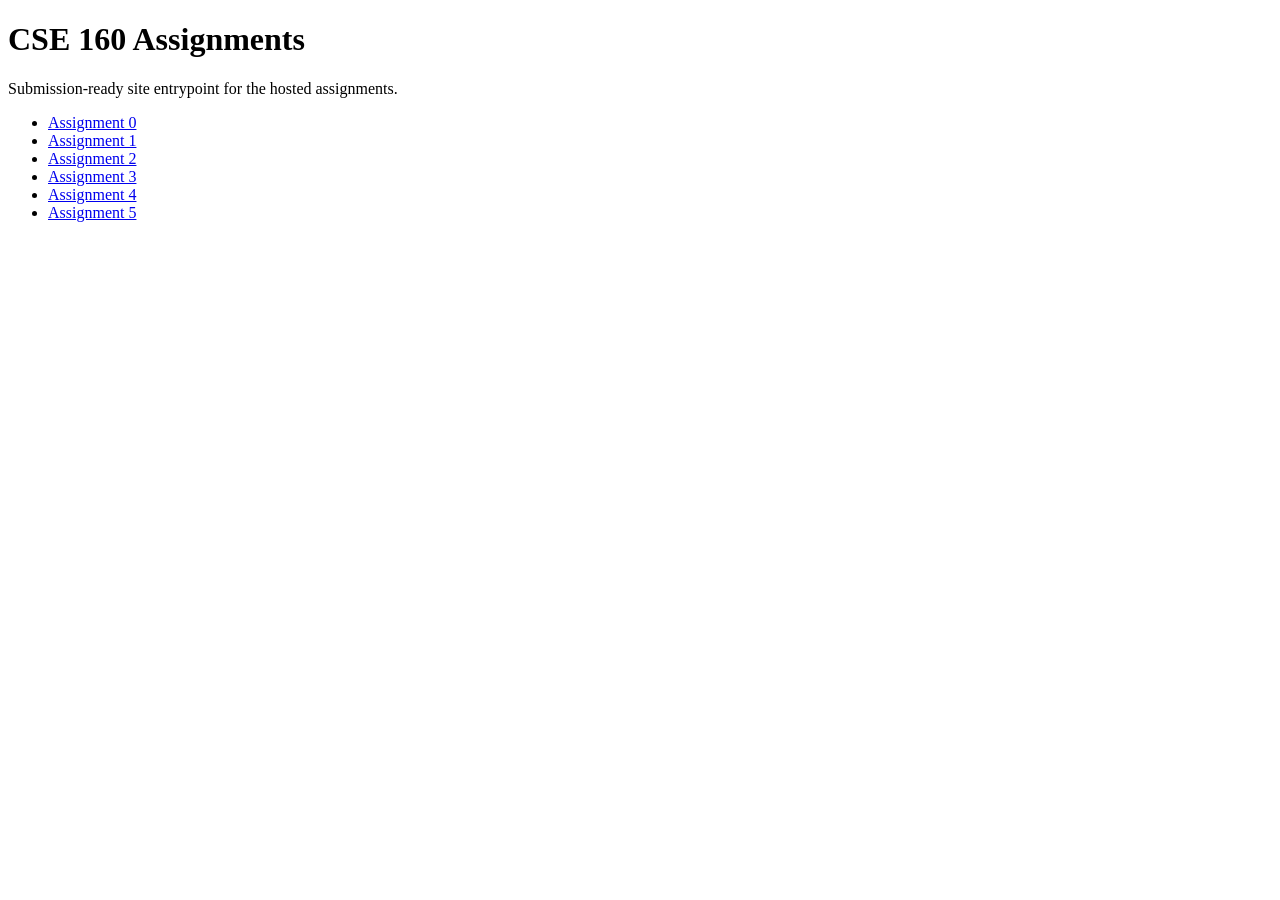
<file: index.html>
<!DOCTYPE html>
<html lang="en">
<head>
  <meta charset="UTF-8">
  <meta name="viewport" content="width=device-width, initial-scale=1.0">
  <title>CSE 160</title>
</head>
<body>
  <h1>CSE 160 Assignments</h1>
  <p>Submission-ready site entrypoint for the hosted assignments.</p>
  <ul>
    <li><a href="asgn0/asg0.html">Assignment 0</a></li>
    <li><a href="asgn1/">Assignment 1</a></li>
    <li><a href="asgn2/">Assignment 2</a></li>
    <li><a href="asgn3/">Assignment 3</a></li>
    <li><a href="asgn4/">Assignment 4</a></li>
    <li><a href="asgn5/">Assignment 5</a></li>
  </ul>
</body>
</html>
</file>
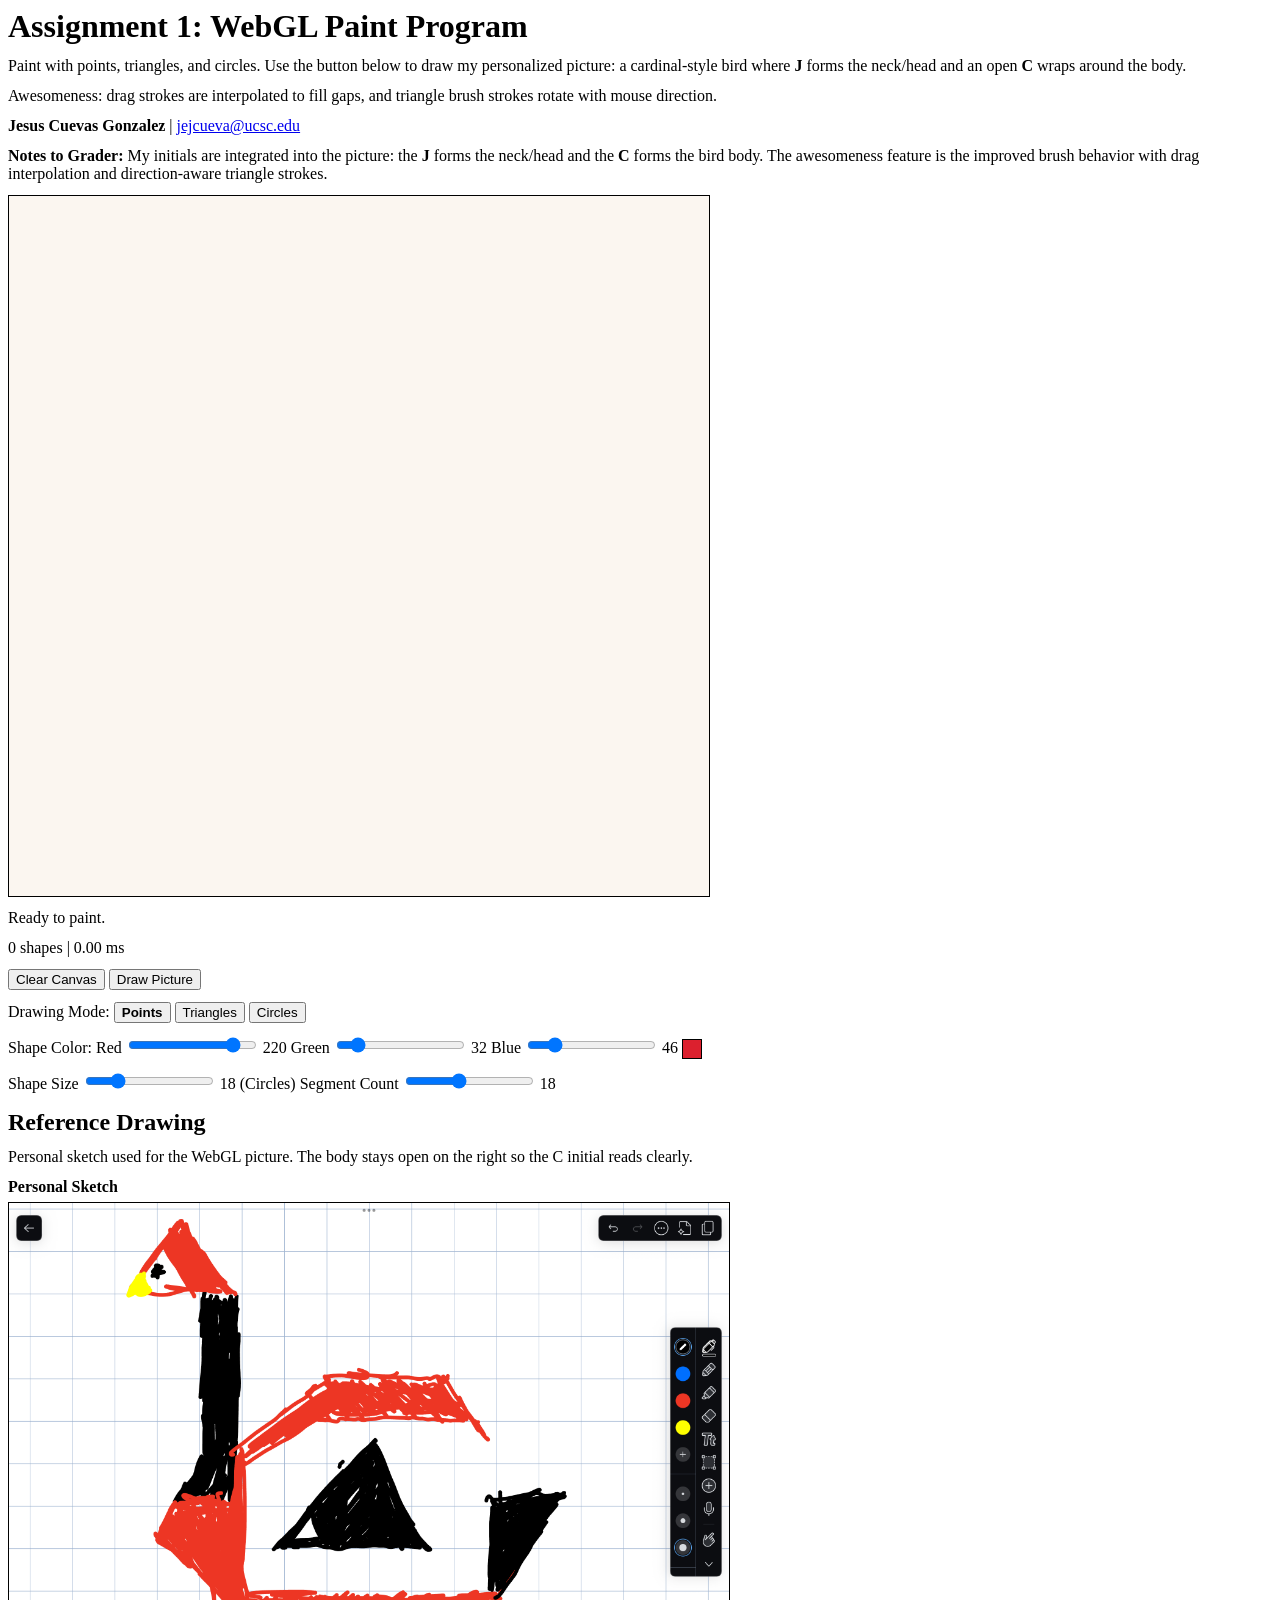
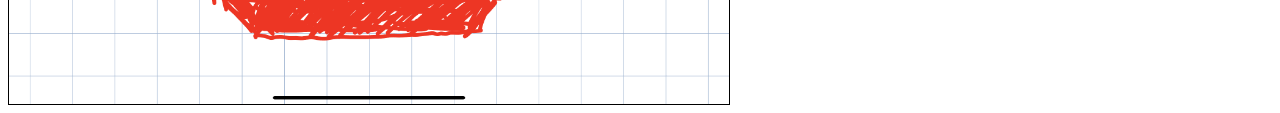
<file: asgn1/index.html>
<!DOCTYPE html>
<html lang="en">
<head>
  <meta charset="UTF-8">
  <meta name="viewport" content="width=device-width, initial-scale=1.0">
  <title>Assignment 1 | JC Cardinal Painter</title>
  <link rel="stylesheet" href="styles.css">
</head>
<body>
  <h1>Assignment 1: WebGL Paint Program</h1>
  <p>
    Paint with points, triangles, and circles. Use the button below to draw my personalized picture:
    a cardinal-style bird where <strong>J</strong> forms the neck/head and an open <strong>C</strong> wraps around the body.
  </p>
  <p>
    Awesomeness: drag strokes are interpolated to fill gaps, and triangle brush strokes rotate with mouse direction.
  </p>
  <p><strong>Jesus Cuevas Gonzalez</strong> | <a href="mailto:jejcueva@ucsc.edu">jejcueva@ucsc.edu</a></p>
  <p>
    <strong>Notes to Grader:</strong> My initials are integrated into the picture: the <strong>J</strong> forms the neck/head and the
    <strong>C</strong> forms the bird body. The awesomeness feature is the improved brush behavior with drag interpolation and
    direction-aware triangle strokes.
  </p>

  <canvas id="webgl" width="700" height="700" aria-label="WebGL drawing canvas"></canvas>

  <p id="statusLine">Ready to paint.</p>
  <p><span id="shapeCount">0 shapes</span> | <span id="renderTime">0.00 ms</span></p>

  <div class="controls">
    <p>
      <button type="button" id="clearButton">Clear Canvas</button>
      <button type="button" id="drawReferenceButton">Draw Picture</button>
    </p>

    <p>
      Drawing Mode:
      <button type="button" class="tool-button is-active" data-tool="point">Points</button>
      <button type="button" class="tool-button" data-tool="triangle">Triangles</button>
      <button type="button" class="tool-button" data-tool="circle">Circles</button>
    </p>

    <p>
      Shape Color:
      <label for="redSlider">Red</label>
      <input id="redSlider" type="range" min="0" max="255" value="220">
      <span id="redValue">220</span>

      <label for="greenSlider">Green</label>
      <input id="greenSlider" type="range" min="0" max="255" value="32">
      <span id="greenValue">32</span>

      <label for="blueSlider">Blue</label>
      <input id="blueSlider" type="range" min="0" max="255" value="46">
      <span id="blueValue">46</span>
      <span id="colorSwatch" class="swatch" aria-hidden="true"></span>
    </p>

    <p>
      <label for="sizeSlider">Shape Size</label>
      <input id="sizeSlider" type="range" min="6" max="60" value="18">
      <span id="sizeValue">18</span>

      <label for="segmentsSlider">(Circles) Segment Count</label>
      <input id="segmentsSlider" type="range" min="3" max="40" value="18">
      <span id="segmentsValue">18</span>
    </p>
  </div>

  <h2>Reference Drawing</h2>
  <p>Personal sketch used for the WebGL picture. The body stays open on the right so the C initial reads clearly.</p>
  <figure class="reference-figure">
    <figcaption>Personal Sketch</figcaption>
    <img
      src="assets/IMG_0265.PNG"
      alt="Personal sketch of the JC cardinal drawing"
      class="reference-image"
    >
  </figure>

  <script src="src/Point.js"></script>
  <script src="src/Triangle.js"></script>
  <script src="src/Circle.js"></script>
  <script src="src/cardinalScene.js"></script>
  <script src="src/asg1.js"></script>
</body>
</html>
</file>
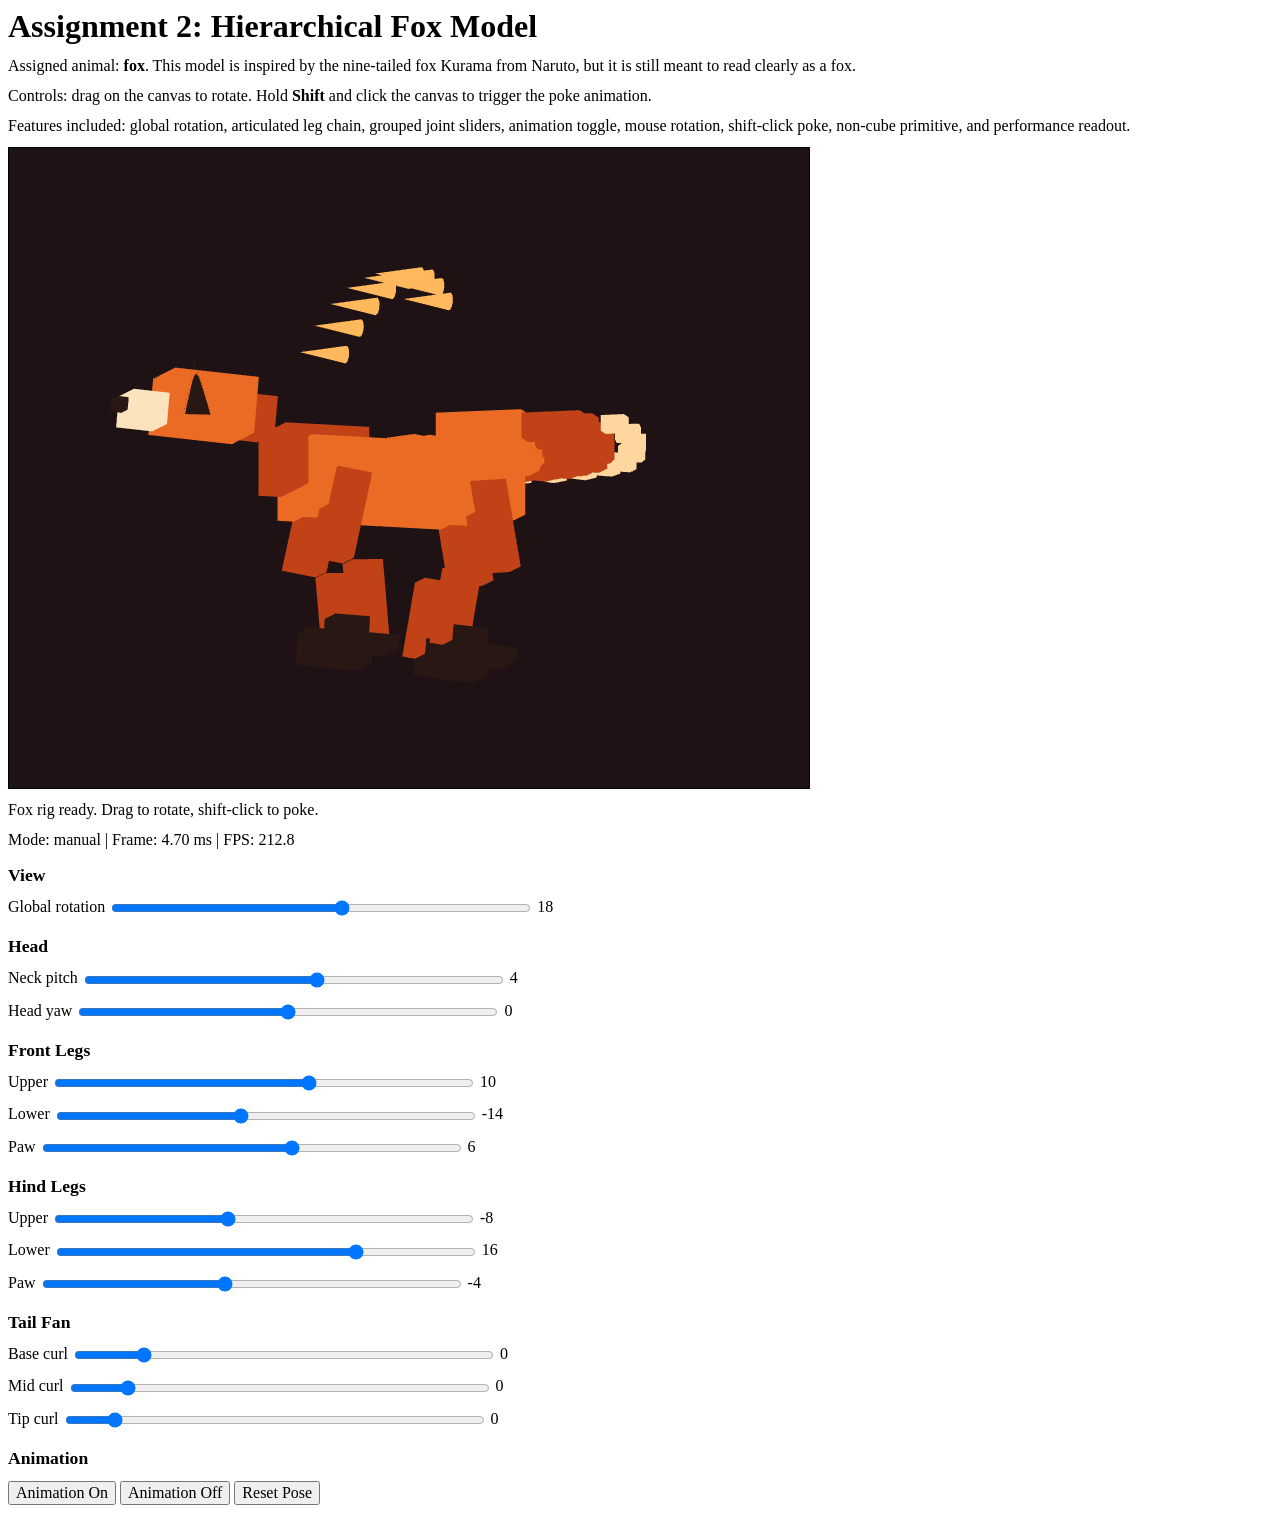
<file: asgn2/index.html>
<!DOCTYPE html>
<html lang="en">
<head>
  <meta charset="UTF-8">
  <meta name="viewport" content="width=device-width, initial-scale=1.0">
  <title>Assignment 2 | Fox</title>
  <link rel="stylesheet" href="styles.css">
</head>
<body>
  <h1>Assignment 2: Hierarchical Fox Model</h1>
  <p>
    Assigned animal: <strong>fox</strong>. This model is inspired by the nine-tailed fox Kurama from Naruto, but it is still meant to read clearly as a fox.
  </p>
  <p>
    Controls: drag on the canvas to rotate. Hold <strong>Shift</strong> and click the canvas to trigger the poke animation.
  </p>
  <p>
    Features included: global rotation, articulated leg chain, grouped joint sliders, animation toggle, mouse rotation,
    shift-click poke, non-cube primitive, and performance readout.
  </p>

  <canvas id="webgl" width="800" height="640" aria-label="WebGL fox canvas"></canvas>

  <p id="statusLine">Initializing WebGL fox rig.</p>
  <p>
    <span>Mode: <span id="poseMode">manual</span></span>
    |
    <span>Frame: <span id="frameTime">0.00 ms</span></span>
    |
    <span>FPS: <span id="fpsValue">0.0</span></span>
  </p>

  <div class="controls">
    <section>
      <h2>View</h2>
      <p>
        <label for="globalRotationSlider">Global rotation</label>
        <input id="globalRotationSlider" type="range" min="-180" max="180" value="18">
        <span id="globalRotationValue">18</span>
      </p>
    </section>

    <section>
      <h2>Head</h2>
      <p>
        <label for="neckPitchSlider">Neck pitch</label>
        <input id="neckPitchSlider" type="range" min="-35" max="35" value="4">
        <span id="neckPitchValue">4</span>
      </p>
      <p>
        <label for="headYawSlider">Head yaw</label>
        <input id="headYawSlider" type="range" min="-40" max="40" value="0">
        <span id="headYawValue">0</span>
      </p>
    </section>

    <section>
      <h2>Front Legs</h2>
      <p>
        <label for="frontLegUpperSlider">Upper</label>
        <input id="frontLegUpperSlider" type="range" min="-45" max="45" value="10">
        <span id="frontLegUpperValue">10</span>
      </p>
      <p>
        <label for="frontLegLowerSlider">Lower</label>
        <input id="frontLegLowerSlider" type="range" min="-60" max="45" value="-14">
        <span id="frontLegLowerValue">-14</span>
      </p>
      <p>
        <label for="frontLegPawSlider">Paw</label>
        <input id="frontLegPawSlider" type="range" min="-30" max="30" value="6">
        <span id="frontLegPawValue">6</span>
      </p>
    </section>

    <section>
      <h2>Hind Legs</h2>
      <p>
        <label for="hindLegUpperSlider">Upper</label>
        <input id="hindLegUpperSlider" type="range" min="-45" max="45" value="-8">
        <span id="hindLegUpperValue">-8</span>
      </p>
      <p>
        <label for="hindLegLowerSlider">Lower</label>
        <input id="hindLegLowerSlider" type="range" min="-60" max="45" value="16">
        <span id="hindLegLowerValue">16</span>
      </p>
      <p>
        <label for="hindLegPawSlider">Paw</label>
        <input id="hindLegPawSlider" type="range" min="-30" max="30" value="-4">
        <span id="hindLegPawValue">-4</span>
      </p>
    </section>

    <section>
      <h2>Tail Fan</h2>
      <p>
        <label for="tailBaseCurlSlider">Base curl</label>
        <input id="tailBaseCurlSlider" type="range" min="-10" max="55" value="0">
        <span id="tailBaseCurlValue">0</span>
      </p>
      <p>
        <label for="tailMidCurlSlider">Mid curl</label>
        <input id="tailMidCurlSlider" type="range" min="-10" max="70" value="0">
        <span id="tailMidCurlValue">0</span>
      </p>
      <p>
        <label for="tailTipCurlSlider">Tip curl</label>
        <input id="tailTipCurlSlider" type="range" min="-10" max="85" value="0">
        <span id="tailTipCurlValue">0</span>
      </p>
    </section>

    <section>
      <h2>Animation</h2>
      <p>
        <button type="button" id="animationOnButton">Animation On</button>
        <button type="button" id="animationOffButton">Animation Off</button>
        <button type="button" id="resetPoseButton">Reset Pose</button>
      </p>
    </section>
  </div>

  <script src="lib/cuon-matrix-cse160.js"></script>
  <script src="src/matrixUtils.js"></script>
  <script src="src/primitives.js"></script>
  <script src="src/animation.js"></script>
  <script src="src/foxModel.js"></script>
  <script src="src/ui.js"></script>
  <script src="src/asg2.js"></script>
</body>
</html>
</file>
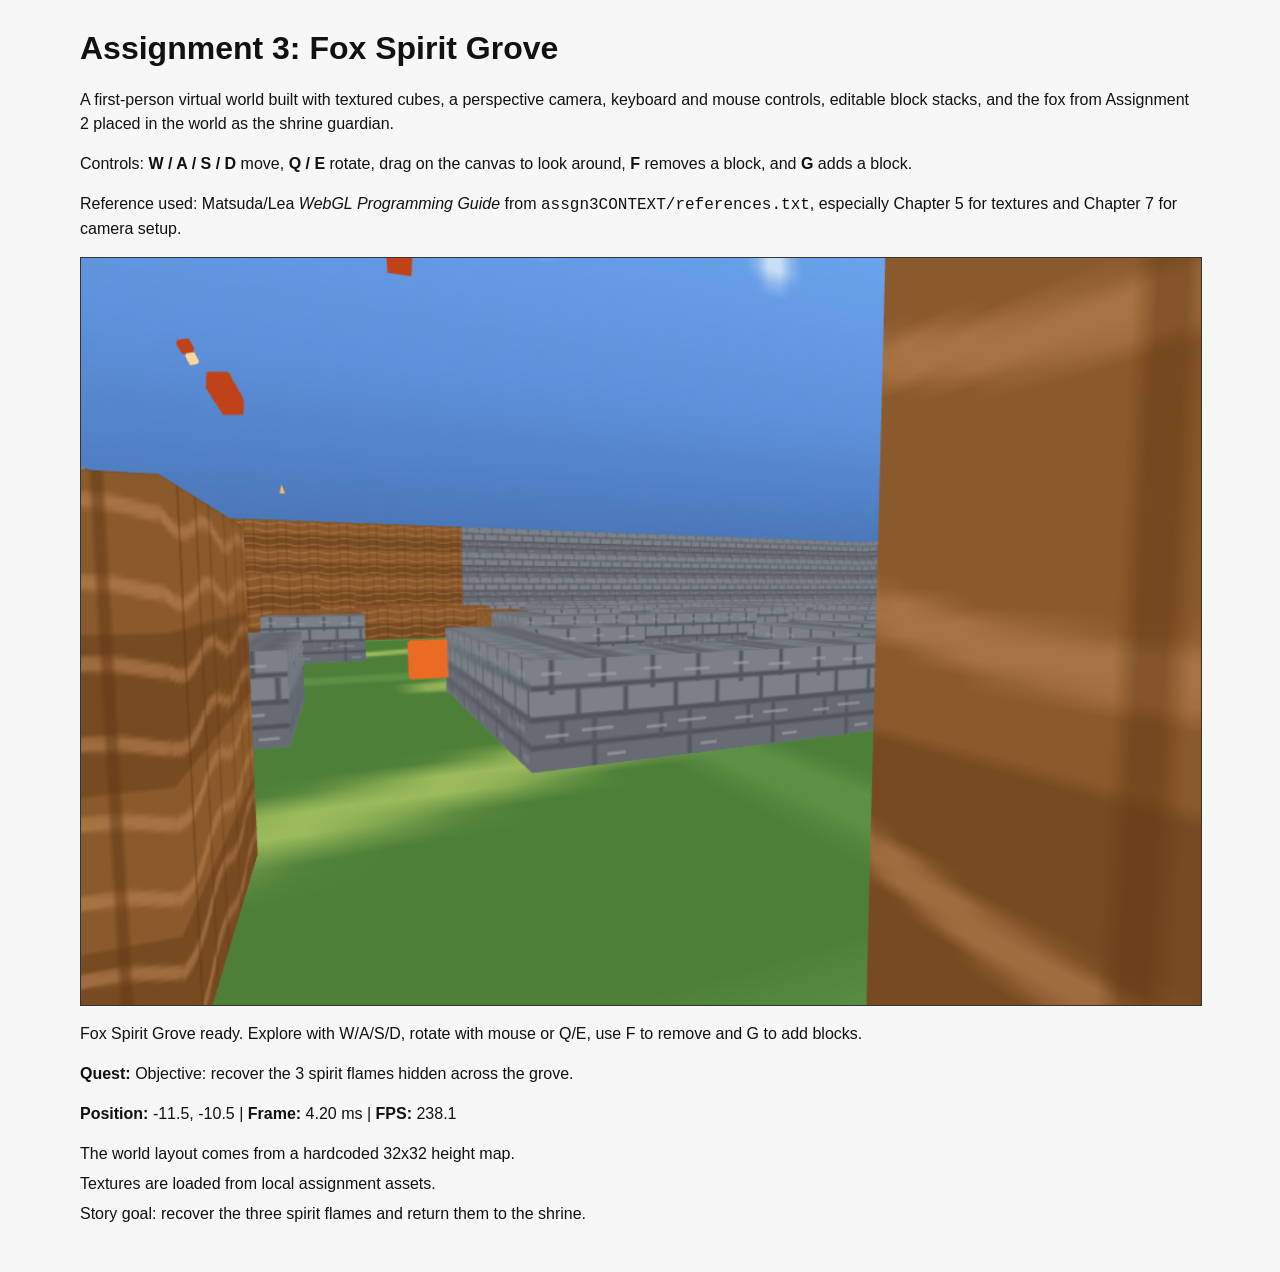
<file: asgn3/index.html>
<!DOCTYPE html>
<html lang="en">
<head>
  <meta charset="UTF-8">
  <meta name="viewport" content="width=device-width, initial-scale=1.0">
  <title>Assignment 3 | Fox Spirit Grove</title>
  <link rel="stylesheet" href="styles.css">
</head>
<body>
  <h1>Assignment 3: Fox Spirit Grove</h1>
  <p>
    A first-person virtual world built with textured cubes, a perspective camera, keyboard and mouse controls,
    editable block stacks, and the fox from Assignment 2 placed in the world as the shrine guardian.
  </p>
  <p>
    Controls: <strong>W / A / S / D</strong> move, <strong>Q / E</strong> rotate, drag on the canvas to look around,
    <strong>F</strong> removes a block, and <strong>G</strong> adds a block.
  </p>
  <p>
    Reference used: Matsuda/Lea <em>WebGL Programming Guide</em> from <code>assgn3CONTEXT/references.txt</code>,
    especially Chapter 5 for textures and Chapter 7 for camera setup.
  </p>

  <canvas id="webgl" width="960" height="640" aria-label="WebGL fox spirit grove canvas"></canvas>

  <p id="statusLine">Preparing the grove.</p>
  <p><strong>Quest:</strong> <span id="storyStatus">Recover the 3 spirit flames hidden across the grove.</span></p>
  <p>
    <span><strong>Position:</strong> <span id="positionValue">0.0, 0.0</span></span>
    |
    <span><strong>Frame:</strong> <span id="frameTime">0.00 ms</span></span>
    |
    <span><strong>FPS:</strong> <span id="fpsValue">0.0</span></span>
  </p>

  <div class="notes">
    <p>The world layout comes from a hardcoded 32x32 height map.</p>
    <p>Textures are loaded from local assignment assets.</p>
    <p>Story goal: recover the three spirit flames and return them to the shrine.</p>
  </div>

  <script src="lib/cuon-matrix-cse160.js"></script>
  <script src="src/matrixUtils.js"></script>
  <script src="src/math.js"></script>
  <script src="src/primitives.js"></script>
  <script src="src/worldData.js"></script>
  <script src="src/worldState.js"></script>
  <script src="src/story.js"></script>
  <script src="src/camera.js"></script>
  <script src="src/foxAnimation.js"></script>
  <script src="src/foxModel.js"></script>
  <script src="src/input.js"></script>
  <script src="src/textures.js"></script>
  <script src="src/worldRenderer.js"></script>
  <script src="src/asg3.js"></script>
</body>
</html>
</file>
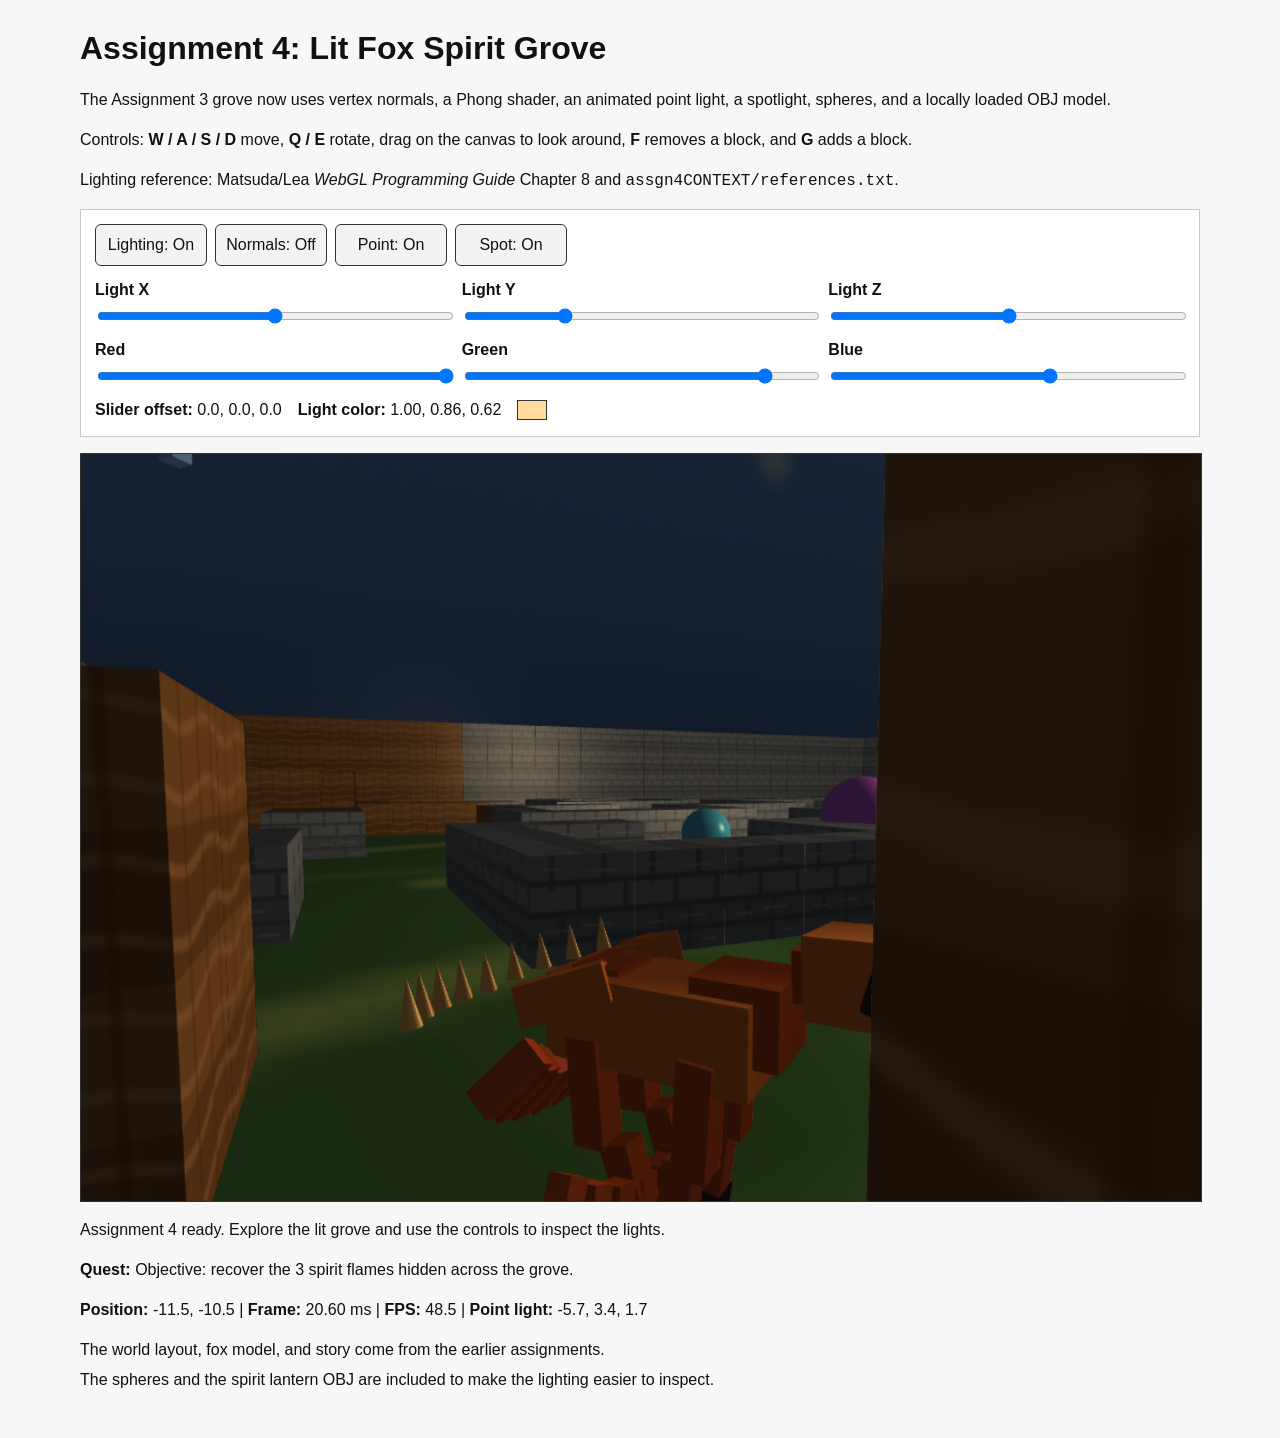
<file: asgn4/index.html>
<!DOCTYPE html>
<html lang="en">
<head>
  <meta charset="UTF-8">
  <meta name="viewport" content="width=device-width, initial-scale=1.0">
  <title>Assignment 4 | Lit Fox Spirit Grove</title>
  <link rel="icon" href="data:,">
  <link rel="stylesheet" href="styles.css">
</head>
<body>
  <h1>Assignment 4: Lit Fox Spirit Grove</h1>
  <p>
    The Assignment 3 grove now uses vertex normals, a Phong shader, an animated point light,
    a spotlight, spheres, and a locally loaded OBJ model.
  </p>
  <p>
    Controls: <strong>W / A / S / D</strong> move, <strong>Q / E</strong> rotate, drag on the canvas to look around,
    <strong>F</strong> removes a block, and <strong>G</strong> adds a block.
  </p>
  <p>
    Lighting reference: Matsuda/Lea <em>WebGL Programming Guide</em> Chapter 8 and
    <code>assgn4CONTEXT/references.txt</code>.
  </p>

  <section class="controls" aria-label="Lighting controls">
    <div class="button-row">
      <button id="lightingToggle" type="button">Lighting: On</button>
      <button id="normalToggle" type="button">Normals: Off</button>
      <button id="pointToggle" type="button">Point: On</button>
      <button id="spotToggle" type="button">Spot: On</button>
    </div>

    <div class="control-grid">
      <label>
        Light X
        <input id="lightX" type="range" min="-8" max="8" value="0" step="0.1">
      </label>
      <label>
        Light Y
        <input id="lightY" type="range" min="-1.5" max="4" value="0" step="0.1">
      </label>
      <label>
        Light Z
        <input id="lightZ" type="range" min="-8" max="8" value="0" step="0.1">
      </label>
    </div>

    <div class="control-grid">
      <label>
        Red
        <input id="lightRed" type="range" min="0" max="1" value="1" step="0.01">
      </label>
      <label>
        Green
        <input id="lightGreen" type="range" min="0" max="1" value="0.86" step="0.01">
      </label>
      <label>
        Blue
        <input id="lightBlue" type="range" min="0" max="1" value="0.62" step="0.01">
      </label>
    </div>

    <p class="compact-line">
      <span><strong>Slider offset:</strong> <span id="lightOffsetValue">0.0, 0.0, 0.0</span></span>
      <span><strong>Light color:</strong> <span id="lightColorValue">1.00, 0.86, 0.62</span></span>
      <span id="lightColorSwatch" class="swatch" aria-label="Current point light color"></span>
    </p>
  </section>

  <canvas id="webgl" width="960" height="640" aria-label="WebGL lit fox spirit grove canvas"></canvas>

  <p id="statusLine">Preparing the grove.</p>
  <p><strong>Quest:</strong> <span id="storyStatus">Recover the 3 spirit flames hidden across the grove.</span></p>
  <p>
    <span><strong>Position:</strong> <span id="positionValue">0.0, 0.0</span></span>
    |
    <span><strong>Frame:</strong> <span id="frameTime">0.00 ms</span></span>
    |
    <span><strong>FPS:</strong> <span id="fpsValue">0.0</span></span>
    |
    <span><strong>Point light:</strong> <span id="lightPositionValue">0.0, 0.0, 0.0</span></span>
  </p>

  <div class="notes">
    <p>The world layout, fox model, and story come from the earlier assignments.</p>
    <p>The spheres and the spirit lantern OBJ are included to make the lighting easier to inspect.</p>
  </div>

  <script src="lib/cuon-matrix-cse160.js"></script>
  <script src="src/matrixUtils.js"></script>
  <script src="src/math.js"></script>
  <script src="src/primitives.js"></script>
  <script src="src/worldData.js"></script>
  <script src="src/worldState.js"></script>
  <script src="src/story.js"></script>
  <script src="src/camera.js"></script>
  <script src="src/foxAnimation.js"></script>
  <script src="src/foxModel.js"></script>
  <script src="src/input.js"></script>
  <script src="src/textures.js"></script>
  <script src="src/lighting.js"></script>
  <script src="src/objLoader.js"></script>
  <script src="src/worldRenderer.js"></script>
  <script src="src/assignment4Scene.js"></script>
  <script src="src/asg4.js"></script>
</body>
</html>
</file>
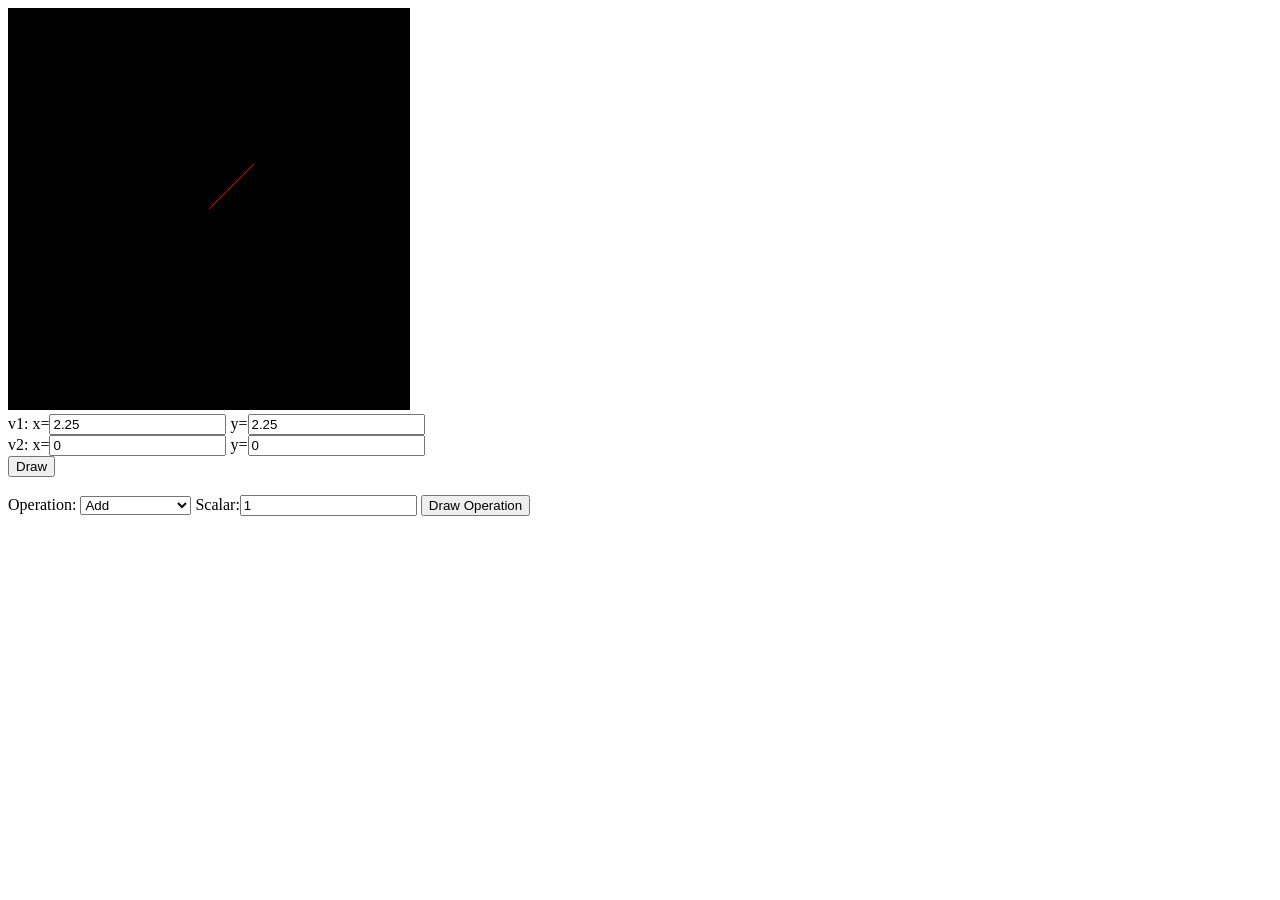
<file: asgn0/asg0.html>
<!DOCTYPE html>
<html lang="en">
<head>
  <meta charset="utf-8" />
  <title>Assignment 0</title>
</head>
<body onload="main()">
  <canvas id="example" width="400" height="400" style="border: 1px solid black;"></canvas>
  <br/>

  <div>
    <label>v1: x=</label><input type="number" id="v1x" value="2.25" step="0.25" />
    <label>y=</label><input type="number" id="v1y" value="2.25" step="0.25" />
  </div>
  <div>
    <label>v2: x=</label><input type="number" id="v2x" value="0" step="0.25" />
    <label>y=</label><input type="number" id="v2y" value="0" step="0.25" />
  </div>
  <div>
    <input type="button" value="Draw" onclick="handleDrawEvent()" />
  </div>
  <br/>

  <div>
    <label>Operation:</label>
    <select id="op-select">
      <option value="add">Add</option>
      <option value="sub">Subtract</option>
      <option value="mul">Multiply</option>
      <option value="div">Divide</option>
      <option value="magnitude">Magnitude</option>
      <option value="normalize">Normalize</option>
      <option value="angle">Angle between</option>
      <option value="area">Area</option>
    </select>
    <label>Scalar:</label><input type="number" id="scalar" value="1" step="0.25" />
    <input type="button" value="Draw Operation" onclick="handleDrawOperationEvent()" />
  </div>

  <script src="lib/cuon-matrix-cse160.js"></script>
  <script src="asg0.js"></script>
</body>
</html>
</file>
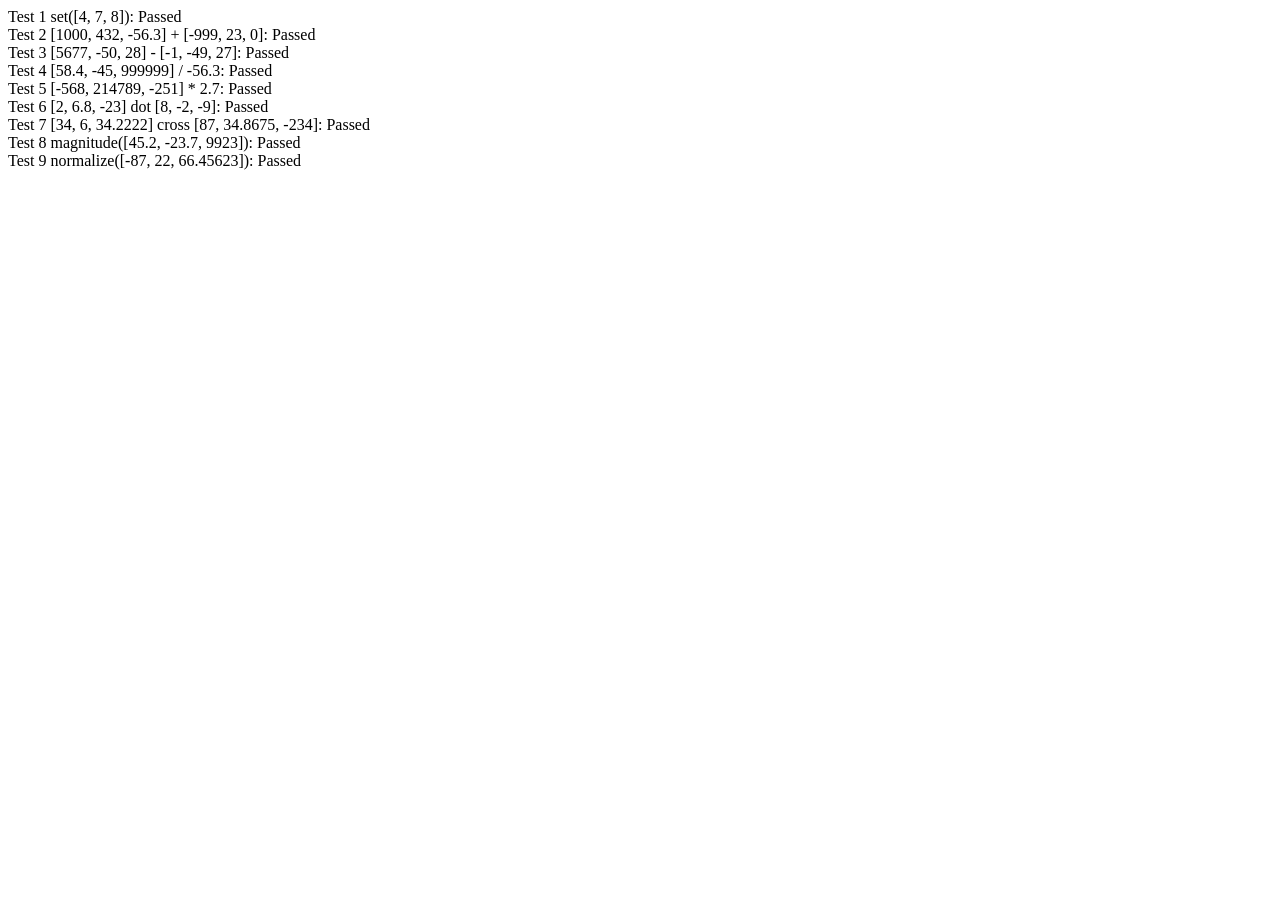
<file: asgn0/lib/vectorTests.html>
<!DOCTYPE html>
<html>

<head>
  <meta charset="UTF-8" />
  <meta name="viewport" content="width=device-width" />
  <title>Vector Tests</title>
</head>

<body>
  Test 1 set([4, 7, 8]): <span id=test1></span>
  <br>
  Test 2 [1000, 432, -56.3] + [-999, 23, 0]: <span id=test2></span>
  <br>
  Test 3 [5677, -50, 28] - [-1, -49, 27]: <span id=test3></span>
  <br>
  Test 4 [58.4, -45, 999999] / -56.3: <span id=test4></span>
  <br>
  Test 5 [-568, 214789, -251] * 2.7: <span id=test5></span>
  <br>
  Test 6 [2, 6.8, -23] dot [8, -2, -9]: <span id=test6></span>
  <br>
  Test 7 [34, 6, 34.2222] cross [87, 34.8675, -234]: <span id=test7></span>
  <br>
  Test 8 magnitude([45.2, -23.7, 9923]): <span id=test8></span>
  <br>
  Test 9 normalize([-87, 22, 66.45623]): <span id=test9></span>

  <script src="cuon-matrix-cse160.js"></script>
  <script>
    var ERROR = 0.1

    function verify(vect, sol, text) {
      passed = vect.every((val, i) => Math.abs(val - sol[i]) < ERROR)
      passed ? text.innerHTML = "Passed" : text.innerHTML = "Failed"
    }
    // Test 1 set([4, 7, 8])
    let text = document.getElementById("test1")
    let vect1 = new Vector3([0, 0, 0])
    let vect2 = new Vector3([4, 7, 8])
    vect1.set(vect2)
    let v1 = vect1.elements
    verify(v1, [4, 7, 8], text)

    // Test 2 [1000, 432, -56.3] + [-999, 23, 0]
    text = document.getElementById("test2")
    vect1 = new Vector3([1000, 432, -56.3])
    vect2 = new Vector3([-999, 23, 0])
    vect1.add(vect2)
    let v = vect1.elements
    verify(v, [1, 455, -56.3], text)

    // Test 3 [5677, -50, 28] - [-1, -49, 27]
    text = document.getElementById("test3")
    vect1 = new Vector3([5677, -50, 28])
    vect2 = new Vector3([-1, -49, 27])
    vect1.sub(vect2)
    v = vect1.elements
    verify(v, [5678, -1, 1], text)

    // Test 4 [58.4, -45, 999999] / -56.3
    text = document.getElementById("test4")
    let vect = new Vector3([58.4, -45, 999999])
    vect.div(-56.3)
    v = vect.elements
    verify(v, [-1.037300178, 0.79928952, -17761.971580817], text)

    // Test 5 [-568, 214789, -251] * 2.7
    text = document.getElementById("test5")
    vect = new Vector3([-568, 214789, -251])
    vect.mul(2.7)
    v = vect.elements
    verify(v, [-1533.6, 579930.3, -677.7], text)

    // Test 6 [2, 6.8, -23] dot [8, -2, -9]
    text = document.getElementById("test6")
    vect1 = new Vector3([2, 6.8, -23])
    vect2 = new Vector3([8, -2, -9])
    let num = Vector3.dot(vect1, vect2)
    Math.abs(num - 209.4) < ERROR ? text.innerHTML = "Passed" : text.innerHTML = "Failed"

    // Test 7 [34, 6, 34.2222] cross [87, 34.8675, -234]
    text = document.getElementById("test7")
    vect1 = new Vector3([34, 6, 34.2222])
    vect2 = new Vector3([87, 34.8675, -234])
    v = Vector3.cross(vect1, vect2).elements
    verify(v, [-2597.2425585, 10933.3314, 663.495], text)

    // Test 8 magnitude([45.2, -23.7, 9923])
    text = document.getElementById("test8")
    vect = new Vector3([45.2, -23.7, 9923])
    num = vect.magnitude()
    Math.abs(num - 9923.131246235) < ERROR ? text.innerHTML = "Passed" : text.innerHTML = "Failed"

    // Test 9 normalize([-87, 22, 66.45623])
    text = document.getElementById("test9")
    vect = new Vector3([-87, 22, 66.45623])
    v = vect.normalize().elements
    verify(v, [-0.779104913, 0.197015035, 0.595130751], text)
  </script>
</body>

</html>
</file>
<file: asgn1/styles.css>
body {
  margin: 8px;
  font-family: serif;
  color: #000;
  background: #fff;
}

h1,
h2,
p {
  margin: 0 0 12px;
}

#webgl {
  display: block;
  width: 700px;
  max-width: 100%;
  height: auto;
  border: 1px solid #000;
  margin-bottom: 12px;
}

.controls {
  margin-bottom: 16px;
}

.tool-button.is-active {
  font-weight: bold;
}

.swatch {
  display: inline-block;
  width: 18px;
  height: 18px;
  vertical-align: middle;
  border: 1px solid #000;
  background: rgb(220, 32, 46);
}

.reference-image {
  display: block;
  max-width: 100%;
  width: 720px;
  border: 1px solid #000;
}

.reference-figure {
  margin: 0;
}

.reference-figure figcaption {
  margin-bottom: 6px;
  font-weight: bold;
}
</file>
<file: asgn2/styles.css>
body {
  margin: 8px;
  font-family: serif;
  color: #000;
  background: #fff;
}

h1,
h2,
p {
  margin: 0 0 12px;
}

h2 {
  font-size: 1.1rem;
}

#webgl {
  display: block;
  width: 800px;
  max-width: 100%;
  height: auto;
  border: 1px solid #000;
  margin-bottom: 12px;
}

.controls {
  margin-top: 16px;
}

.controls section {
  margin-bottom: 18px;
}

input[type="range"] {
  width: min(420px, 100%);
  vertical-align: middle;
}

button {
  font: inherit;
}
</file>
<file: asgn3/styles.css>
body {
  margin: 0;
  padding: 24px 20px 40px;
  max-width: 1120px;
  margin: 0 auto;
  font-family: Arial, sans-serif;
  line-height: 1.5;
  color: #111;
  background: #f7f7f7;
}

h1,
h2 {
  margin: 0;
  font-weight: 600;
}

h1 {
  margin-bottom: 12px;
}

#webgl {
  display: block;
  max-width: 100%;
  width: 100%;
  height: auto;
  margin: 16px 0 12px;
  border: 1px solid #333;
  background: #000;
}

code {
  font-family: "Courier New", monospace;
}

.notes {
  margin-top: 12px;
}

.notes p {
  margin: 0 0 6px;
}
</file>
<file: asgn4/styles.css>
body {
  margin: 0;
  padding: 24px 20px 40px;
  max-width: 1120px;
  margin: 0 auto;
  font-family: Arial, sans-serif;
  line-height: 1.5;
  color: #111;
  background: #f7f7f7;
}

h1,
h2 {
  margin: 0;
  font-weight: 600;
}

h1 {
  margin-bottom: 12px;
}

#webgl {
  display: block;
  max-width: 100%;
  width: 100%;
  height: auto;
  margin: 16px 0 12px;
  border: 1px solid #333;
  background: #000;
}

.controls {
  display: grid;
  gap: 12px;
  margin: 16px 0 12px;
  padding: 14px;
  border: 1px solid #c8c8c8;
  background: #fff;
}

.button-row {
  display: flex;
  flex-wrap: wrap;
  gap: 8px;
}

button {
  min-width: 112px;
  padding: 8px 10px;
  border: 1px solid #333;
  border-radius: 6px;
  color: #111;
  background: #f3f3f3;
  font: inherit;
  cursor: pointer;
}

button:hover {
  background: #e8e8e8;
}

.control-grid {
  display: grid;
  grid-template-columns: repeat(3, minmax(0, 1fr));
  gap: 10px;
}

label {
  display: grid;
  gap: 4px;
  font-weight: 600;
}

input[type="range"] {
  width: 100%;
}

.compact-line {
  display: flex;
  flex-wrap: wrap;
  gap: 10px 16px;
  align-items: center;
  margin: 0;
}

.swatch {
  display: inline-block;
  width: 28px;
  height: 18px;
  border: 1px solid #333;
  background: rgb(255, 219, 158);
}

code {
  font-family: "Courier New", monospace;
}

.notes {
  margin-top: 12px;
}

.notes p {
  margin: 0 0 6px;
}

@media (max-width: 720px) {
  .control-grid {
    grid-template-columns: 1fr;
  }
}
</file>
